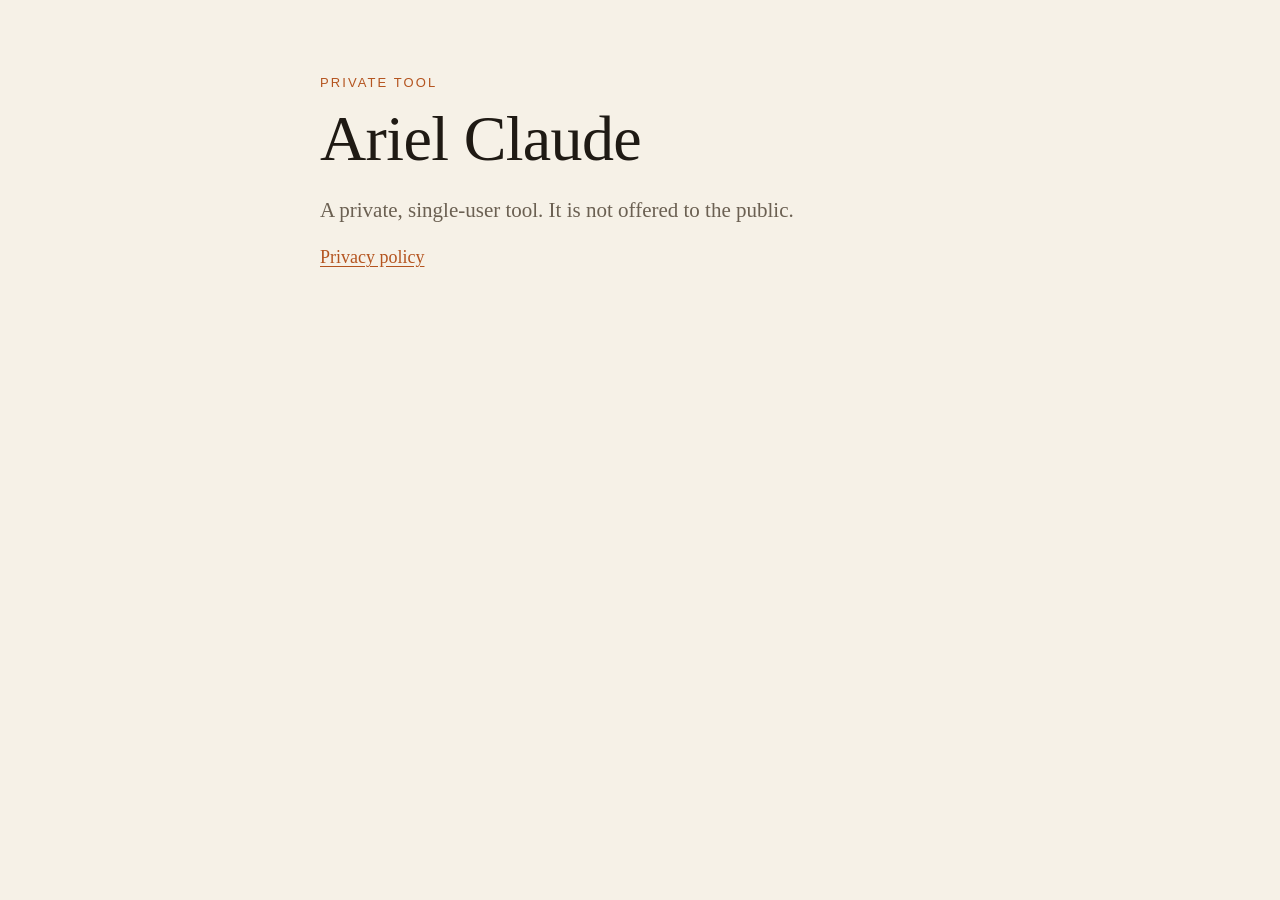
<file: index.html>
<!doctype html>
<html lang="en">
<head>
<meta charset="utf-8">
<meta name="viewport" content="width=device-width, initial-scale=1">
<meta name="robots" content="noindex, nofollow">
<title>Ariel Claude</title>
<link rel="stylesheet" href="style.css">
</head>
<body>
<main>
  <p class="kicker">Private tool</p>
  <h1>Ariel Claude</h1>
  <p class="lead">A private, single-user tool. It is not offered to the public.</p>
  <p><a href="privacy.html">Privacy policy</a></p>
</main>
</body>
</html>
</file>
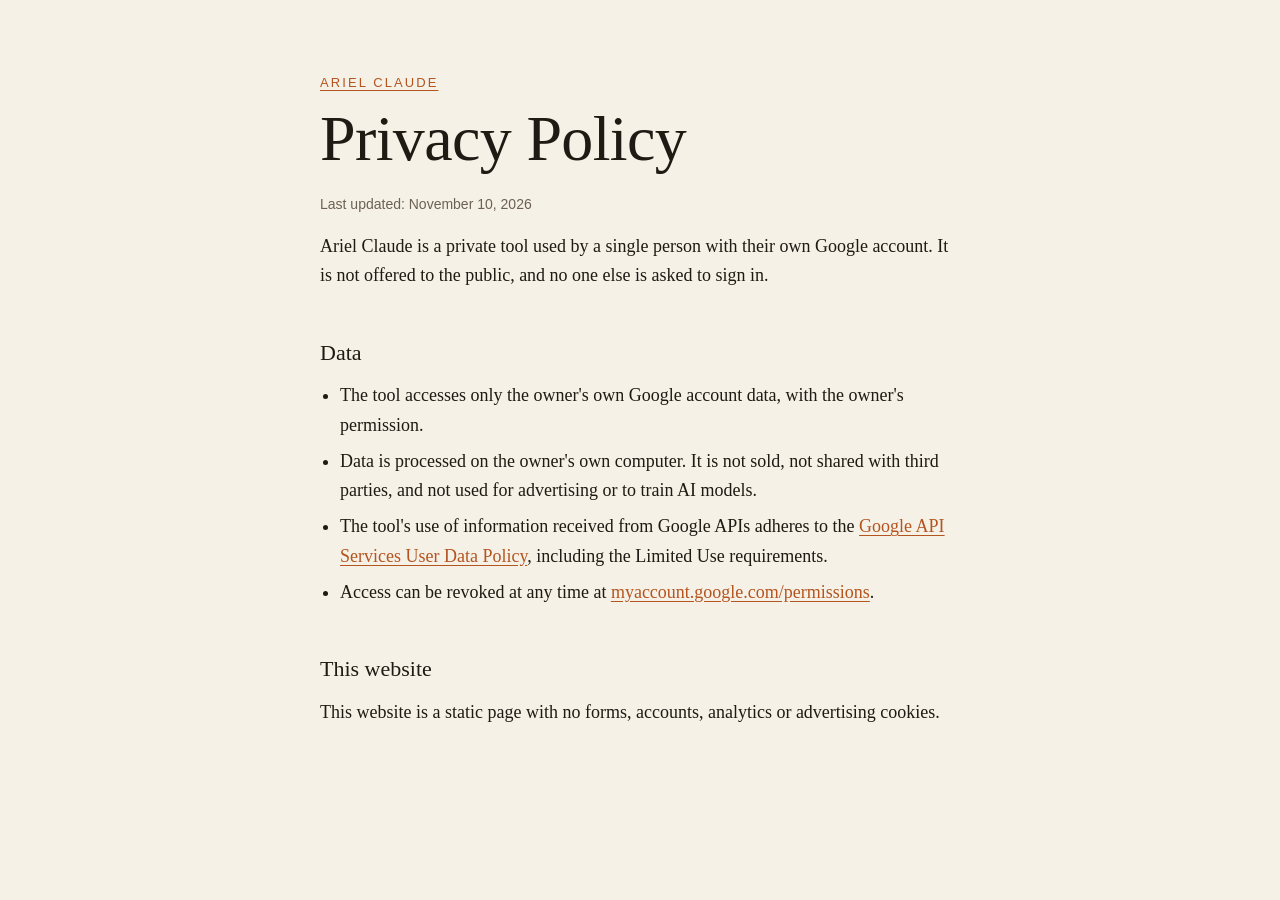
<file: privacy.html>
<!doctype html>
<html lang="en">
<head>
<meta charset="utf-8">
<meta name="viewport" content="width=device-width, initial-scale=1">
<meta name="robots" content="noindex, nofollow">
<title>Privacy Policy - Ariel Claude</title>
<link rel="stylesheet" href="style.css">
</head>
<body>
<main>
  <p class="kicker"><a href="index.html">Ariel Claude</a></p>
  <h1>Privacy Policy</h1>
  <p class="updated">Last updated: November 10, 2026</p>

  <p>Ariel Claude is a private tool used by a single person with their own Google account. It is not offered to the public, and no one else is asked to sign in.</p>

  <h2>Data</h2>
  <ul>
    <li>The tool accesses only the owner's own Google account data, with the owner's permission.</li>
    <li>Data is processed on the owner's own computer. It is not sold, not shared with third parties, and not used for advertising or to train AI models.</li>
    <li>The tool's use of information received from Google APIs adheres to the <a href="https://developers.google.com/terms/api-services-user-data-policy">Google API Services User Data Policy</a>, including the Limited Use requirements.</li>
    <li>Access can be revoked at any time at <a href="https://myaccount.google.com/permissions">myaccount.google.com/permissions</a>.</li>
  </ul>

  <h2>This website</h2>
  <p>This website is a static page with no forms, accounts, analytics or advertising cookies.</p>
</main>
</body>
</html>
</file>
<file: style.css>
:root {
  --bg: #f6f1e7;
  --ink: #1f1a14;
  --muted: #6b6052;
  --accent: #b4541f;
  --line: #ddd3c1;
  --card: #fffaf0;
}
@media (prefers-color-scheme: dark) {
  :root {
    --bg: #16130f;
    --ink: #f1e9da;
    --muted: #a99c88;
    --accent: #e58a4e;
    --line: #2e2820;
    --card: #1d1914;
  }
}
* { box-sizing: border-box; }
html { -webkit-text-size-adjust: 100%; }
body {
  margin: 0;
  background: var(--bg);
  color: var(--ink);
  font-family: Georgia, "Iowan Old Style", "Palatino Linotype", serif;
  font-size: 18px;
  line-height: 1.65;
}
main {
  max-width: 680px;
  margin: 0 auto;
  padding: 72px 20px 48px;
}
.kicker {
  font-family: -apple-system, BlinkMacSystemFont, "Segoe UI", Helvetica, Arial, sans-serif;
  font-size: 13px;
  letter-spacing: 0.16em;
  text-transform: uppercase;
  color: var(--accent);
  margin: 0 0 12px;
}
h1 {
  font-size: clamp(40px, 9vw, 64px);
  line-height: 1.05;
  font-weight: 400;
  letter-spacing: -0.01em;
  margin: 0 0 20px;
  text-wrap: balance;
}
h2 {
  font-size: 22px;
  font-weight: 400;
  margin: 44px 0 10px;
}
p { margin: 0 0 16px; }
.lead { font-size: 21px; color: var(--muted); }
a { color: var(--accent); text-underline-offset: 3px; }
ul { padding-left: 20px; margin: 0 0 16px; }
li { margin-bottom: 6px; }
.rhythm {
  display: flex;
  gap: 8px;
  margin: 36px 0;
  padding: 0;
  list-style: none;
}
.rhythm li {
  width: 12px;
  height: 12px;
  border-radius: 50%;
  border: 1.5px solid var(--accent);
  margin: 0;
}
.rhythm li.on { background: var(--accent); }
.card {
  background: var(--card);
  border: 1px solid var(--line);
  border-radius: 10px;
  padding: 22px 24px;
  margin-top: 16px;
}
.card p:last-child { margin-bottom: 0; }
footer {
  max-width: 680px;
  margin: 0 auto;
  padding: 24px 20px 56px;
  border-top: 1px solid var(--line);
  font-family: -apple-system, BlinkMacSystemFont, "Segoe UI", Helvetica, Arial, sans-serif;
  font-size: 14px;
  color: var(--muted);
  display: flex;
  flex-wrap: wrap;
  gap: 8px 20px;
}
footer a { color: var(--muted); }
.updated {
  font-family: -apple-system, BlinkMacSystemFont, "Segoe UI", Helvetica, Arial, sans-serif;
  font-size: 14px;
  color: var(--muted);
}
</file>
